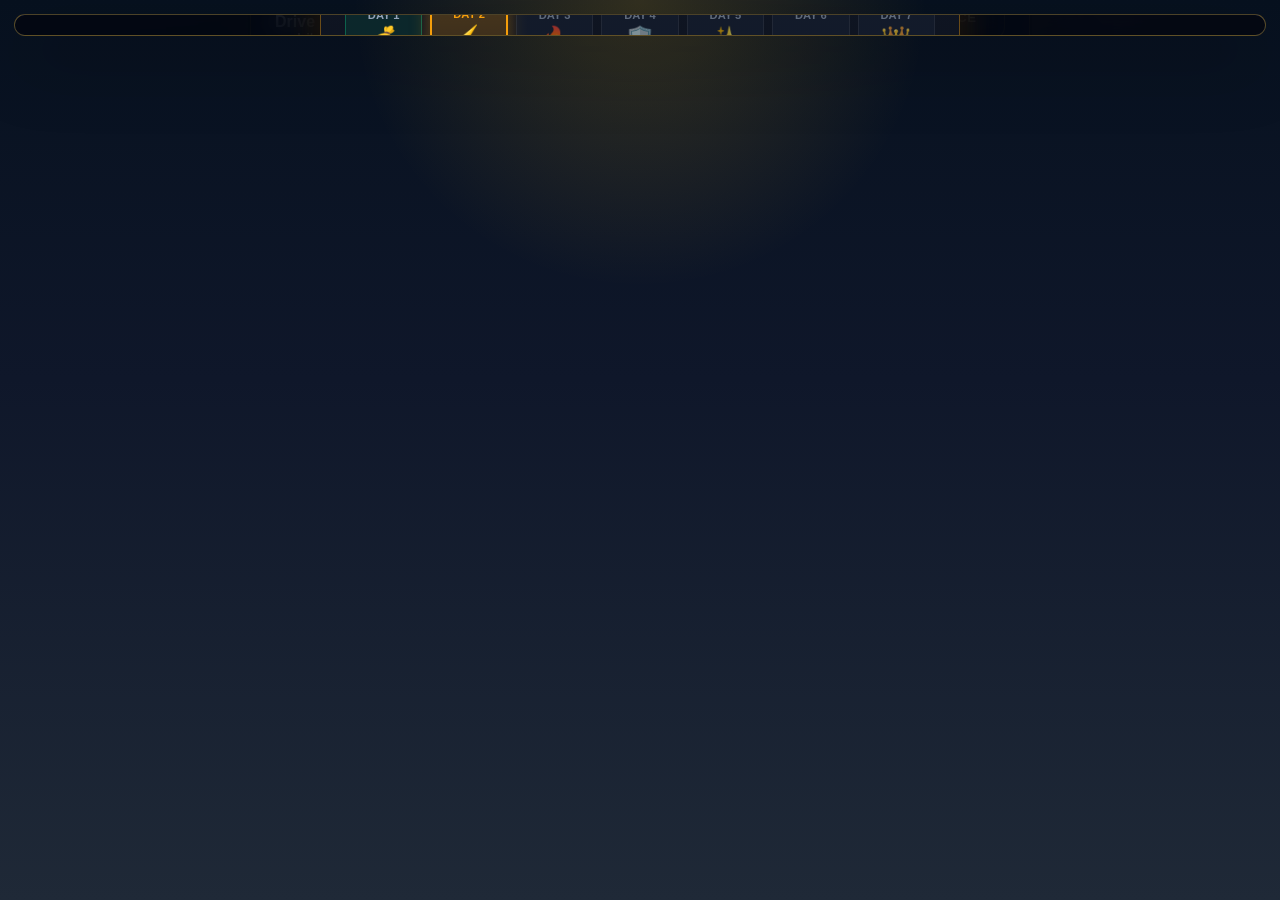
<file: index.html>
<!doctype html>
<html lang="en">
  <head>
    <meta charset="UTF-8" />
    <meta name="viewport" content="width=device-width, initial-scale=1.0, maximum-scale=1.0, user-scalable=no, viewport-fit=cover" />
    <meta name="theme-color" content="#07111f" />
    <meta name="application-name" content="Lahore Street Racer: 3D Traffic Chase" />
    <meta name="apple-mobile-web-app-capable" content="yes" />
    <meta name="apple-mobile-web-app-status-bar-style" content="black-translucent" />
    <meta name="apple-mobile-web-app-title" content="Lahore Street Racer: 3D Traffic Chase" />
    <link rel="icon" href="./icons/app-icon-192.png" type="image/png" />
    <link rel="apple-touch-icon" href="./icons/app-icon-512.png" />
    <link rel="manifest" href="./manifest.webmanifest" />
    <meta
      name="description"
      content="Race through Lahore-inspired 3D traffic, police pressure, premium cars, nitro boosts, and arcade chase stages."
    />
    <title>Lahore Street Racer: 3D Traffic Chase</title>
    <script type="module" crossorigin src="./assets/index-Dv0x1-1I.js"></script>
    <link rel="stylesheet" crossorigin href="./assets/index-DirIBjC8.css">
  </head>
  <body>
    <div id="app"></div>
  </body>
</html>
</file>
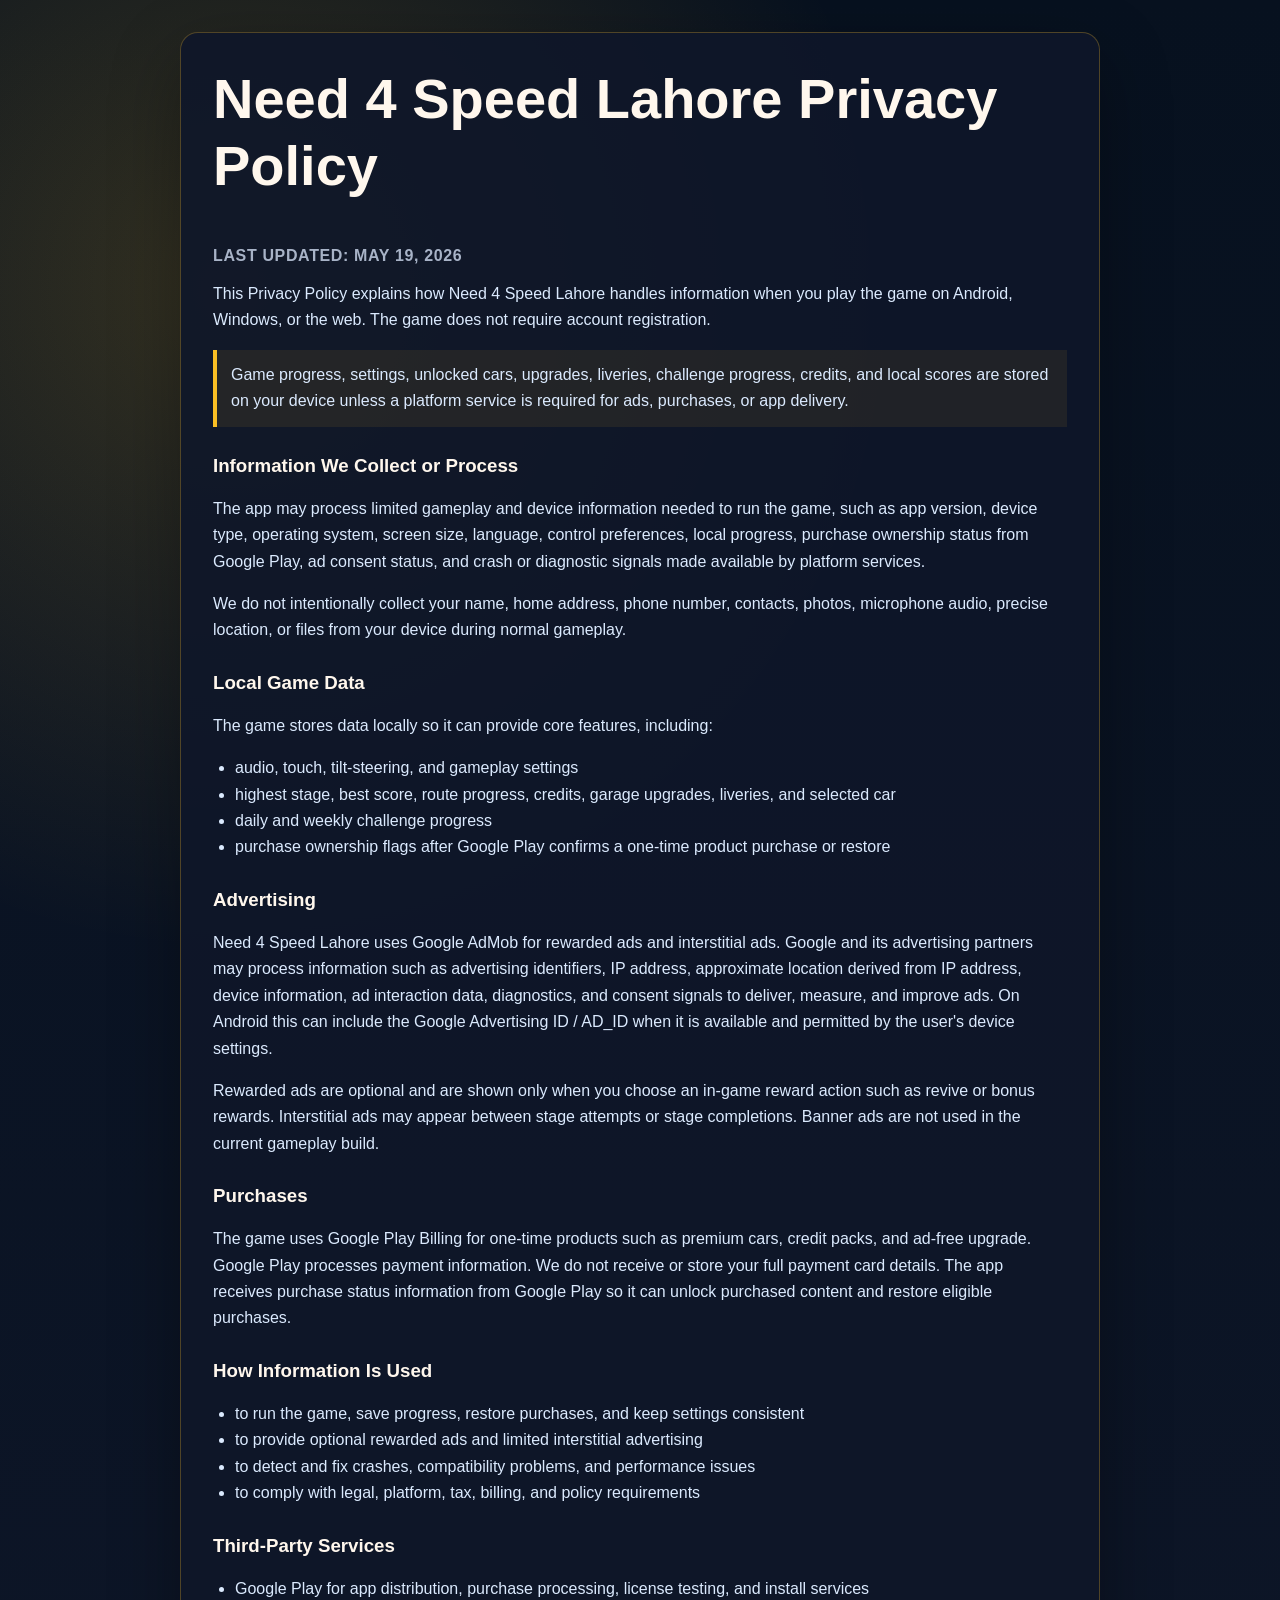
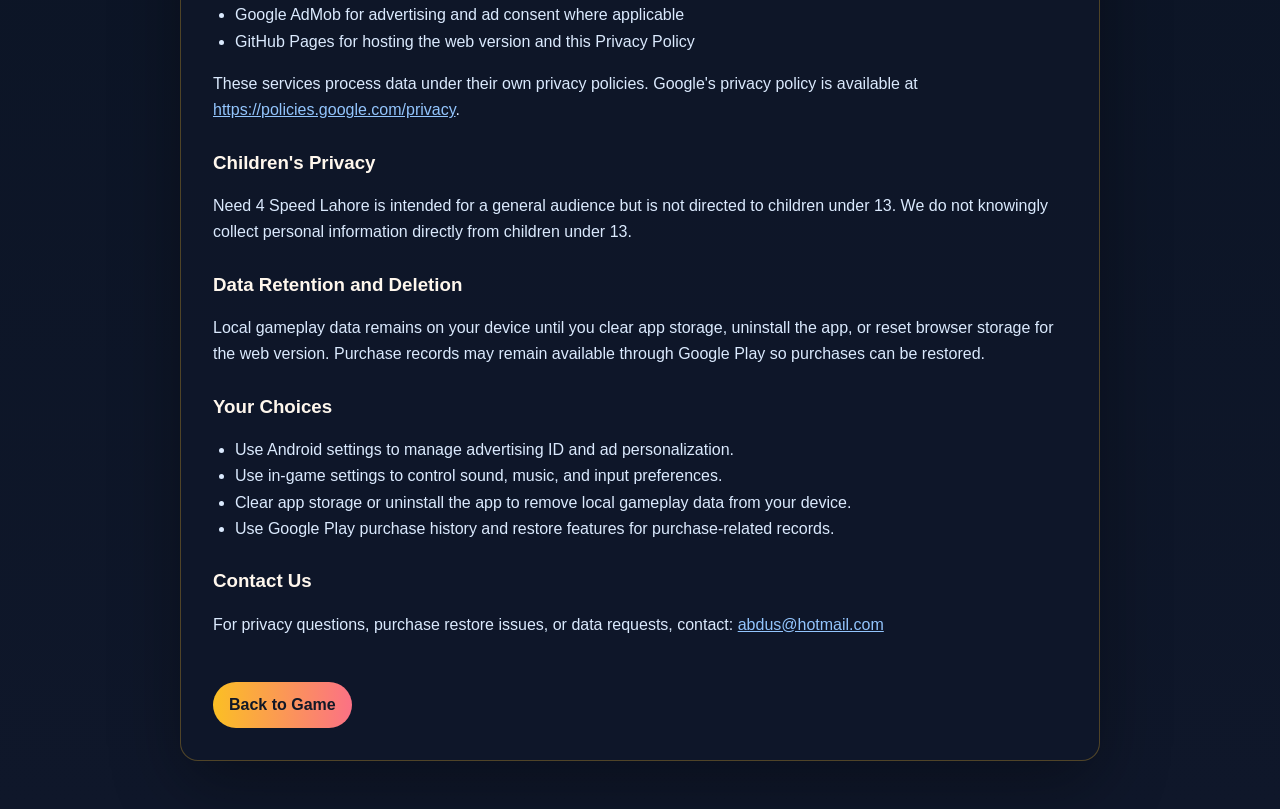
<file: privacy.html>
<!doctype html>
<html lang="en">
  <head>
    <meta charset="UTF-8" />
    <meta name="viewport" content="width=device-width, initial-scale=1.0" />
    <title>Need 4 Speed Lahore Privacy Policy</title>
    <style>
      :root {
        color-scheme: dark;
        --panel: rgba(15, 23, 42, 0.9);
        --line: rgba(251, 191, 36, 0.28);
        --text: #dbeafe;
        --muted: #a8b3c7;
        --title: #fff7ed;
        --accent: #fbbf24;
        --link: #93c5fd;
      }

      * {
        box-sizing: border-box;
      }

      body {
        margin: 0;
        font: 16px/1.65 Verdana, sans-serif;
        color: var(--text);
        background:
          radial-gradient(circle at 18% 12%, rgba(251, 191, 36, 0.18), transparent 28%),
          linear-gradient(180deg, #07111f 0%, #0f172a 100%);
      }

      main {
        width: min(920px, calc(100% - 32px));
        margin: 0 auto;
        padding: 32px 0 48px;
      }

      h1,
      h2,
      h3 {
        font-family: "Trebuchet MS", Verdana, sans-serif;
        color: var(--title);
        line-height: 1.2;
      }

      h1 {
        margin-top: 0;
        font-size: clamp(2rem, 5vw, 3.5rem);
      }

      h2 {
        color: var(--muted);
        font-size: 1rem;
        font-weight: 700;
        letter-spacing: 0.04em;
        text-transform: uppercase;
      }

      h3 {
        margin-top: 28px;
      }

      .card {
        border: 1px solid var(--line);
        border-radius: 18px;
        padding: clamp(20px, 4vw, 32px);
        background: var(--panel);
        box-shadow: 0 24px 70px rgba(0, 0, 0, 0.32);
      }

      p,
      li {
        color: var(--text);
      }

      a {
        color: var(--link);
      }

      ul {
        padding-left: 22px;
      }

      .note {
        border-left: 4px solid var(--accent);
        padding: 12px 14px;
        background: rgba(251, 191, 36, 0.08);
      }

      .button {
        display: inline-block;
        margin-top: 28px;
        padding: 10px 16px;
        border-radius: 999px;
        background: linear-gradient(90deg, #fbbf24, #fb7185);
        color: #111827;
        font-weight: 700;
        text-decoration: none;
      }
    </style>
  </head>
  <body>
    <main>
      <article class="card">
        <h1>Need 4 Speed Lahore Privacy Policy</h1>
        <h2>Last updated: May 19, 2026</h2>

        <p>
          This Privacy Policy explains how Need 4 Speed Lahore handles information when you play the game on Android,
          Windows, or the web. The game does not require account registration.
        </p>

        <p class="note">
          Game progress, settings, unlocked cars, upgrades, liveries, challenge progress, credits, and local scores are
          stored on your device unless a platform service is required for ads, purchases, or app delivery.
        </p>

        <h3>Information We Collect or Process</h3>
        <p>
          The app may process limited gameplay and device information needed to run the game, such as app version,
          device type, operating system, screen size, language, control preferences, local progress, purchase ownership
          status from Google Play, ad consent status, and crash or diagnostic signals made available by platform
          services.
        </p>
        <p>
          We do not intentionally collect your name, home address, phone number, contacts, photos, microphone audio,
          precise location, or files from your device during normal gameplay.
        </p>

        <h3>Local Game Data</h3>
        <p>The game stores data locally so it can provide core features, including:</p>
        <ul>
          <li>audio, touch, tilt-steering, and gameplay settings</li>
          <li>highest stage, best score, route progress, credits, garage upgrades, liveries, and selected car</li>
          <li>daily and weekly challenge progress</li>
          <li>purchase ownership flags after Google Play confirms a one-time product purchase or restore</li>
        </ul>

        <h3>Advertising</h3>
        <p>
          Need 4 Speed Lahore uses Google AdMob for rewarded ads and interstitial ads. Google and its advertising
          partners may process information such as advertising identifiers, IP address, approximate location derived
          from IP address, device information, ad interaction data, diagnostics, and consent signals to deliver,
          measure, and improve ads. On Android this can include the Google Advertising ID / AD_ID when it is available
          and permitted by the user's device settings.
        </p>
        <p>
          Rewarded ads are optional and are shown only when you choose an in-game reward action such as revive or bonus
          rewards. Interstitial ads may appear between stage attempts or stage completions. Banner ads are not used in
          the current gameplay build.
        </p>

        <h3>Purchases</h3>
        <p>
          The game uses Google Play Billing for one-time products such as premium cars, credit packs, and ad-free
          upgrade. Google Play processes payment information. We do not receive or store your full payment card
          details. The app receives purchase status information from Google Play so it can unlock purchased content and
          restore eligible purchases.
        </p>

        <h3>How Information Is Used</h3>
        <ul>
          <li>to run the game, save progress, restore purchases, and keep settings consistent</li>
          <li>to provide optional rewarded ads and limited interstitial advertising</li>
          <li>to detect and fix crashes, compatibility problems, and performance issues</li>
          <li>to comply with legal, platform, tax, billing, and policy requirements</li>
        </ul>

        <h3>Third-Party Services</h3>
        <ul>
          <li>Google Play for app distribution, purchase processing, license testing, and install services</li>
          <li>Google AdMob for advertising and ad consent where applicable</li>
          <li>GitHub Pages for hosting the web version and this Privacy Policy</li>
        </ul>
        <p>
          These services process data under their own privacy policies. Google's privacy policy is available at
          <a href="https://policies.google.com/privacy">https://policies.google.com/privacy</a>.
        </p>

        <h3>Children's Privacy</h3>
        <p>
          Need 4 Speed Lahore is intended for a general audience but is not directed to children under 13. We do not
          knowingly collect personal information directly from children under 13.
        </p>

        <h3>Data Retention and Deletion</h3>
        <p>
          Local gameplay data remains on your device until you clear app storage, uninstall the app, or reset browser
          storage for the web version. Purchase records may remain available through Google Play so purchases can be
          restored.
        </p>

        <h3>Your Choices</h3>
        <ul>
          <li>Use Android settings to manage advertising ID and ad personalization.</li>
          <li>Use in-game settings to control sound, music, and input preferences.</li>
          <li>Clear app storage or uninstall the app to remove local gameplay data from your device.</li>
          <li>Use Google Play purchase history and restore features for purchase-related records.</li>
        </ul>

        <h3>Contact Us</h3>
        <p>
          For privacy questions, purchase restore issues, or data requests, contact:
          <a href="mailto:abdus@hotmail.com">abdus@hotmail.com</a>
        </p>

        <a class="button" href="./">Back to Game</a>
      </article>
    </main>
  </body>
</html>
</file>
<file: assets/index-DirIBjC8.css>
:root{font-family:Verdana,Geneva,Tahoma,sans-serif;color:#f8fafc;background:radial-gradient(circle at top,rgba(251,191,36,.18),transparent 26%),linear-gradient(180deg,#07111f,#0f172a 42%,#1f2937);color-scheme:dark;font-synthesis:none;text-rendering:optimizeLegibility;-webkit-font-smoothing:antialiased;-moz-osx-font-smoothing:grayscale}*{box-sizing:border-box}.hidden,[hidden]{display:none!important}body{margin:0;min-height:100vh;overflow:hidden}body.touch-device{overscroll-behavior:none;touch-action:manipulation}body.touch-device.settings-open{overflow:hidden}body.touch-device,body.touch-device *{-webkit-touch-callout:none;-webkit-user-select:none;user-select:none}#app{height:100vh}.shell{width:min(1580px,calc(100% - 28px));margin:0 auto;height:100vh;padding:14px 0}.layout{display:grid;grid-template-columns:minmax(0,1fr);align-items:start;min-height:0;height:100%}.game-frame{border:1px solid rgba(251,191,36,.26);background:linear-gradient(180deg,#0f172ae0,#0f172ab8);box-shadow:0 24px 70px #0000004d;-webkit-backdrop-filter:blur(14px);backdrop-filter:blur(14px)}.game-frame{position:relative;overflow:hidden;border-radius:28px;padding:10px;height:100%;min-height:0;background:linear-gradient(180deg,#fbbf241f,#0f172aeb),#0f172ae6}#game-view,.settings-panel,.overlay{position:absolute;top:0;left:0;width:100%;height:100%}.weather-canvas{position:absolute;top:0;left:0;width:100%;height:100%;pointer-events:none;z-index:2}.impact-flash,.race-banner,.weather-banner,.radio-banner,.police-dispatch-banner,.top-actions,.touch-controls{z-index:3}#game-view{border-radius:18px;overflow:hidden;height:100%;min-height:0;background:linear-gradient(180deg,#8dc8ff,#b9e2ff 34%,#7eac54 35%,#7eac54)}.impact-flash{position:absolute;top:10px;right:10px;bottom:10px;left:10px;border-radius:18px;pointer-events:none;background:radial-gradient(circle at center,#ffd28c52,#ff494929 52%,#fff0 74%);opacity:0;transition:opacity .1s ease;z-index:6}.impact-flash.active{opacity:1}.impact-flash.hidden{display:none}.top-actions{position:absolute;top:18px;right:18px;display:flex;gap:8px;z-index:7}.race-banner{position:absolute;top:18px;left:50%;transform:translate(-50%);min-width:240px;padding:10px 16px;border-radius:18px;border:1px solid rgba(251,191,36,.25);background:#07111fcc;text-align:center;-webkit-backdrop-filter:blur(14px);backdrop-filter:blur(14px);z-index:7}.race-banner.hidden{display:none}.race-banner-kicker{margin:0;color:#93c5fd;font-size:.66rem;letter-spacing:.18em;text-transform:uppercase}.race-banner strong{display:block;margin-top:4px;color:#fff7ed;font-size:1.15rem}.race-banner span{display:block;margin-top:4px;color:#fbbf24;font-size:.78rem}.radio-banner{position:absolute;top:76px;left:50%;transform:translate(-50%) translateY(-8px) scale(.96);min-width:250px;max-width:90vw;padding:8px 16px;border-radius:16px;border:1px solid rgba(251,191,36,.4);background:linear-gradient(135deg,#181209e0,#0a1220eb);-webkit-backdrop-filter:blur(14px);backdrop-filter:blur(14px);box-shadow:0 8px 30px #00000073,0 0 16px #f59e0b33;z-index:7;opacity:0;transition:opacity .28s ease,transform .28s cubic-bezier(.16,1,.3,1);display:flex;align-items:center;gap:12px;pointer-events:none}.radio-banner.is-active{opacity:1;transform:translate(-50%) translateY(0) scale(1)}.radio-banner.hidden{display:none}.radio-banner-dial{display:flex;flex-direction:column;align-items:center;gap:2px;padding-right:10px;border-right:1px solid rgba(251,191,36,.25)}.radio-banner-dial strong{color:#fbbf24;font-family:ui-monospace,SFMono-Regular,Menlo,Monaco,Consolas,monospace;font-size:.96rem;font-weight:800;letter-spacing:.05em;text-shadow:0 0 10px rgba(251,191,36,.5)}.radio-live-badge{font-size:.56rem;font-weight:800;color:#4ade80;letter-spacing:.12em;text-transform:uppercase;animation:radioPulse 1.4s infinite ease-in-out}@keyframes radioPulse{0%,to{opacity:1;text-shadow:0 0 6px #22c55e}50%{opacity:.4;text-shadow:none}}.radio-banner-info{display:flex;flex-direction:column;text-align:left}.radio-banner-info strong{color:#fff7ed;font-size:.88rem;font-weight:700;letter-spacing:.02em}.radio-banner-info span{color:#94a3b8;font-size:.7rem;margin-top:2px}.police-dispatch-banner{position:absolute;top:132px;left:50%;transform:translate(-50%) translateY(-10px) scale(.96);min-width:270px;max-width:92vw;padding:10px 16px;border-radius:14px;border:1px solid rgba(239,68,68,.45);background:linear-gradient(135deg,#200a10eb,#091122f0);-webkit-backdrop-filter:blur(14px);backdrop-filter:blur(14px);box-shadow:0 8px 30px #00000080,0 0 20px #ef444440;z-index:7;opacity:0;transition:opacity .3s ease,transform .3s cubic-bezier(.16,1,.3,1);pointer-events:none}.police-dispatch-banner.is-active{opacity:1;transform:translate(-50%) translateY(0) scale(1)}.police-dispatch-banner.hidden{display:none}.dispatch-header{display:flex;align-items:center;gap:6px;font-size:.68rem;font-weight:800;color:#fca5a5;letter-spacing:.14em;text-transform:uppercase}.dispatch-tag{background:#dc2626;color:#fff;padding:1px 5px;border-radius:4px;font-size:.58rem;font-weight:900;margin-left:auto;box-shadow:0 0 8px #dc262699}#police-dispatch-message{margin:5px 0 0;color:#fef2f2;font-size:.8rem;font-weight:600;font-style:italic;line-height:1.35;text-shadow:0 1px 3px rgba(0,0,0,.6)}.radio-pill{border-color:#fbbf2459}.radio-pill #radio-button-label{font-size:.62rem;color:#fbbf24;font-family:ui-monospace,SFMono-Regular,Menlo,Monaco,Consolas,monospace}.weather-banner{position:absolute;top:76px;left:50%;transform:translate(-50%) translateY(-8px) scale(.96);min-width:250px;display:flex;flex-direction:column;align-items:center;gap:3px;padding:8px 18px;border-radius:999px;background:#081220e0;border:1px solid rgba(56,189,248,.45);box-shadow:0 0 24px #38bdf847,0 8px 32px #000000a6;backdrop-filter:blur(14px);-webkit-backdrop-filter:blur(14px);opacity:0;pointer-events:none;transition:opacity .32s ease,transform .32s cubic-bezier(.16,1,.3,1);z-index:9}.weather-banner.is-active{opacity:1;transform:translate(-50%) translateY(0) scale(1)}.weather-banner.hidden{display:none}.weather-banner-header{display:flex;align-items:center;gap:8px}.weather-banner-icon{font-size:1.15rem}#weather-banner-badge{color:#38bdf8;font-family:ui-monospace,SFMono-Regular,Menlo,Monaco,Consolas,monospace;font-size:.85rem;font-weight:800;letter-spacing:.08em;text-transform:uppercase}#weather-banner-desc{color:#cbd5e1;font-size:.72rem;font-weight:500;letter-spacing:.02em}.weather-pill{border-color:#38bdf866}.weather-pill #weather-button-label{font-size:.62rem;color:#38bdf8;font-family:ui-monospace,SFMono-Regular,Menlo,Monaco,Consolas,monospace}.streak-pill{border-color:#f9731673}.streak-pill #streak-button-label{font-size:.62rem;color:#fb923c;font-family:ui-monospace,SFMono-Regular,Menlo,Monaco,Consolas,monospace}.snatcher-action-btn{background:linear-gradient(135deg,#e11d48,#be123c);color:#fff;border:1px solid rgba(255,255,255,.25);padding:6px 12px;border-radius:999px;font-size:.8rem;font-weight:700;cursor:pointer;box-shadow:0 4px 12px #e11d4859;transition:transform .15s ease,background .15s ease}.snatcher-action-btn:hover{background:linear-gradient(135deg,#f43f5e,#e11d48);transform:translateY(-1px)}.snatcher-action-btn:active{transform:translateY(1px) scale(.98)}.settings-select{background:#0f172a;color:#f8fafc;border:1px solid rgba(255,255,255,.18);border-radius:8px;padding:6px 10px;font:inherit;font-size:.8rem;outline:none;cursor:pointer}.settings-select:focus{border-color:#fbbf24}.settings-slider-row{display:flex;flex-direction:column;gap:6px;align-items:stretch!important}.slider-control{display:flex;align-items:center;gap:12px;width:100%}.settings-range{flex:1;height:6px;border-radius:999px;background:#ffffff2e;outline:none;-webkit-appearance:none;cursor:pointer}.settings-range::-webkit-slider-thumb{-webkit-appearance:none;width:18px;height:18px;border-radius:50%;background:#fbbf24;box-shadow:0 0 10px #fbbf2499;cursor:pointer;border:2px solid #0f172a}.settings-range::-moz-range-thumb{width:18px;height:18px;border-radius:50%;background:#fbbf24;box-shadow:0 0 10px #fbbf2499;cursor:pointer;border:2px solid #0f172a}.slider-val{min-width:42px;font-family:ui-monospace,SFMono-Regular,Menlo,Monaco,Consolas,monospace;font-size:.8rem;font-weight:700;color:#fbbf24;text-align:right}.icon-button{border:1px solid rgba(255,255,255,.12);border-radius:999px;padding:10px 14px;color:#f8fafc;background:#07111fc2;font:inherit;font-weight:700}.icon-pill{min-width:42px;min-height:42px;display:inline-flex;align-items:center;justify-content:center;padding:0}.icon-stack{flex-direction:column;gap:2px}.icon-glyph{font-size:.82rem;letter-spacing:.04em}.icon-label{font-size:.54rem;line-height:1;letter-spacing:.03em}.icon-button.primary{color:#111827;background:linear-gradient(90deg,#fbbf24,#fb7185);border-color:transparent}#game-view canvas{display:block;width:100%;height:100%}.hud{position:absolute;top:0;right:0;bottom:0;left:0;pointer-events:none;z-index:5}.hud-top{position:absolute;top:16px;left:50%;transform:translate(-50%);display:flex;flex-direction:row;gap:8px;background:#07111fc2;-webkit-backdrop-filter:blur(14px);backdrop-filter:blur(14px);border:1px solid rgba(255,247,237,.16);border-radius:14px;padding:6px 14px;box-shadow:0 8px 24px #00000073;margin-bottom:0}.stat-block,.track-card,.meters,.tip{border:1px solid rgba(255,247,237,.15);background:#07111fb8;-webkit-backdrop-filter:blur(14px);backdrop-filter:blur(14px)}.stat-block{border:none;background:transparent;-webkit-backdrop-filter:none;backdrop-filter:none;border-radius:8px;padding:3px 8px;text-align:center;min-width:62px}.stat-block span,.meters label{display:block;color:#93c5fd;font-size:.76rem;text-transform:uppercase;letter-spacing:.12em}.stat-block strong{display:block;margin-top:2px;color:#fff7ed;font-size:.95rem;font-weight:700}.speed-readout{display:flex;align-items:center;justify-content:center;gap:5px}.gear-badge{display:inline-block;font-size:.7rem;font-weight:800;letter-spacing:.04em;padding:1px 5px;border-radius:4px;background:#0ea5e938;border:1px solid rgba(56,189,248,.45);color:#38bdf8;text-transform:uppercase;transition:background .14s ease,color .14s ease,border-color .14s ease,transform .12s ease}.gear-badge.redline{background:#ef444461;border-color:#ef4444;color:#fca5a5;box-shadow:0 0 10px #ef4444a6;animation:redline-pulse .18s infinite alternate ease-in-out}.gear-badge.shift-pop{transform:scale(1.24)}@keyframes redline-pulse{0%{transform:scale(1);filter:brightness(1)}to{transform:scale(1.12);filter:brightness(1.35)}}.track-card{position:absolute;top:16px;left:16px;border-radius:14px;padding:10px 14px;display:grid;grid-template-columns:minmax(0,1fr) 72px;gap:10px;align-items:center}.track-card-copy span,.overlay-track-copy span{display:block;color:#93c5fd;font-size:.72rem;text-transform:uppercase;letter-spacing:.16em}.track-card-copy strong,.overlay-track-copy strong{display:block;margin-top:4px;color:#fff7ed;font-size:.96rem}.track-card-copy em,.overlay-track-copy em{display:block;margin-top:4px;color:#fef3c7;font-style:normal;font-size:.78rem}.track-map,.overlay-track-map{width:72px;height:72px}.track-svg{width:100%;height:100%;display:block}.meters{position:absolute;bottom:18px;right:18px;width:min(320px,calc(100% - 36px));border-radius:16px;padding:12px 14px;margin-top:0;display:grid;grid-template-columns:repeat(2,minmax(0,1fr));gap:8px 12px;box-shadow:0 10px 30px #00000080}.meters label{margin-bottom:6px}.meters em{float:right;color:#fef3c7;font-style:normal}.meter-card{min-width:0}.meter{width:100%;height:10px;border-radius:999px;overflow:hidden;background:#ffffff14}.fill{height:100%;width:100%;border-radius:inherit;transition:width .12s linear}.health{background:linear-gradient(90deg,#ef4444,#f87171)}.fuel{background:linear-gradient(90deg,#f59e0b,#fbbf24)}.nitro{background:linear-gradient(90deg,#0ea5e9,#38bdf8)}.progress{background:linear-gradient(90deg,#22c55e,#86efac)}.tip{position:absolute;top:74px;left:50%;transform:translate(-50%);border-radius:999px;padding:6px 18px;background:#d84315eb;color:#fff;font-weight:700;font-size:.85rem;letter-spacing:.04em;border:1px solid rgba(255,255,255,.35);box-shadow:0 4px 18px #d8431573;white-space:nowrap}.overlay{position:absolute;top:0;right:0;bottom:0;left:0;display:grid;place-items:center;background:linear-gradient(180deg,#07111f80,#07111feb);backdrop-filter:blur(12px);-webkit-backdrop-filter:blur(12px);transition:opacity .18s ease;z-index:100;overflow-y:auto;-webkit-overflow-scrolling:touch;padding:env(safe-area-inset-top,12px) env(safe-area-inset-right,16px) env(safe-area-inset-bottom,12px) env(safe-area-inset-left,16px)}body.overlay-active .top-actions,body.overlay-active .hud,body.overlay-active .touch-controls,body.overlay-active .race-banner,body.overlay-active .weather-banner,body.overlay-active .radio-banner,body.overlay-active .police-dispatch-banner,body.overlay-active .daily-badge,body.overlay-active .combo-display,.game-frame:has(#overlay:not(.hidden)) .top-actions,.game-frame:has(#overlay:not(.hidden)) .hud,.game-frame:has(#overlay:not(.hidden)) .touch-controls,.game-frame:has(#overlay:not(.hidden)) .race-banner,.game-frame:has(#overlay:not(.hidden)) .weather-banner,.game-frame:has(#overlay:not(.hidden)) .radio-banner,.game-frame:has(#overlay:not(.hidden)) .police-dispatch-banner,.game-frame:has(#overlay:not(.hidden)) .daily-badge,.game-frame:has(#overlay:not(.hidden)) .combo-display{display:none!important;visibility:hidden!important;pointer-events:none!important}.overlay-art{position:absolute;top:0;right:0;bottom:0;left:0;width:100%;height:100%;object-fit:cover;opacity:.35;filter:saturate(1.05) contrast(1.02);pointer-events:none}.overlay.hidden{display:none!important;opacity:0;pointer-events:none;visibility:hidden}.overlay-card{position:relative;width:min(94%,780px);max-height:92vh;overflow-y:auto;-webkit-overflow-scrolling:touch;border-radius:24px;padding:20px 24px;text-align:center;border:1px solid rgba(251,191,36,.4);background:linear-gradient(180deg,#07111ff0,#0f172af7);box-shadow:0 24px 70px #000000a6,0 0 30px #fbbf241f;z-index:101;pointer-events:auto}.overlay-grid-layout{display:grid;grid-template-columns:1.12fr .88fr;gap:16px 20px;align-items:center;text-align:left}.overlay-column-info{display:flex;flex-direction:column;gap:4px;min-width:0}.overlay-column-actions{display:flex;flex-direction:column;gap:8px;justify-content:center;min-width:0}.overlay-kicker{margin:0 0 4px;color:#fbbf24;text-transform:uppercase;letter-spacing:.22em;font-size:.74rem;font-weight:700}.overlay-card h2{margin:0;font-family:Trebuchet MS,sans-serif;font-size:clamp(1.4rem,3.2vw,2.4rem);line-height:1.15;color:#fff7ed;text-transform:uppercase;text-shadow:0 2px 12px rgba(0,0,0,.5)}.overlay-card p{margin:6px 0 0;color:#cbd5e1;font-size:.8rem;line-height:1.45}.overlay-track{margin-top:10px;padding:10px 12px;border-radius:14px;display:grid;grid-template-columns:minmax(0,1fr) 96px;gap:10px;align-items:center;border:1px solid rgba(255,247,237,.12);background:#0f172a8c;text-align:left}.overlay-weather-teaser{display:flex;align-items:center;gap:10px;margin-top:8px;padding:6px 12px;border-radius:12px;background:#0ea5e91f;border:1px solid rgba(56,189,248,.32);box-shadow:0 4px 16px #0000004d}.overlay-weather-teaser .teaser-icon{font-size:1.4rem;flex-shrink:0}.overlay-weather-teaser .teaser-info{display:flex;flex-direction:column;text-align:left}.overlay-weather-teaser strong{color:#38bdf8;font-size:.8rem;font-weight:700;letter-spacing:.03em}.overlay-weather-teaser span{color:#cbd5e1;font-size:.7rem;margin-top:1px}.overlay-career-map{display:none!important}#overlay-button{display:block;width:100%;min-height:52px;padding:12px 20px;margin-top:6px;border-radius:14px;border:1px solid rgba(255,255,255,.25);background:linear-gradient(135deg,#fbbf24,#f59e0b,#d97706);color:#090e17;font-family:Trebuchet MS,sans-serif;font-size:1.15rem;font-weight:900;letter-spacing:.06em;text-transform:uppercase;cursor:pointer;touch-action:manipulation;pointer-events:auto;box-shadow:0 4px 20px #fbbf2480,0 2px 6px #00000059;transition:transform .12s ease,filter .12s ease,box-shadow .12s ease;-webkit-tap-highlight-color:transparent}#overlay-button:hover{filter:brightness(1.1);transform:translateY(-1px);box-shadow:0 6px 26px #fbbf24a6}#overlay-button:active{transform:scale(.97);filter:brightness(.94)}.overlay-mode-actions{display:flex;gap:8px;width:100%;margin-top:4px}.overlay-mode-actions button{flex:1;min-height:44px;padding:10px 12px;border-radius:12px;border:1px solid rgba(251,191,36,.35);background:linear-gradient(135deg,#1e293bf2,#0f172afa);color:#f8fafc;font-family:inherit;font-size:.82rem;font-weight:700;letter-spacing:.04em;text-transform:uppercase;cursor:pointer;touch-action:manipulation;pointer-events:auto;box-shadow:0 4px 14px #0000004d;transition:all .15s ease;-webkit-tap-highlight-color:transparent}.overlay-mode-actions button:hover{border-color:#fbbf24;background:linear-gradient(135deg,#334155f2,#1e293bfa);color:#fff7ed}.overlay-mode-actions button:active{transform:scale(.97)}.overlay-corner-settings{position:absolute!important;top:14px!important;right:14px!important;margin-top:0!important;width:42px;height:42px;border-radius:999px;border:1px solid rgba(251,191,36,.45);background:#0f172ad9;color:#fbbf24;font-size:1.25rem;display:inline-flex;align-items:center;justify-content:center;cursor:pointer;touch-action:manipulation;pointer-events:auto;box-shadow:0 4px 14px #00000073,0 0 12px #fbbf2433;transition:all .2s cubic-bezier(.16,1,.3,1);z-index:10;-webkit-backdrop-filter:blur(8px);backdrop-filter:blur(8px);-webkit-tap-highlight-color:transparent}.overlay-corner-settings:hover{background:#fbbf2440;border-color:#fbbf24;color:#fff7ed;transform:scale(1.08) rotate(45deg);box-shadow:0 6px 18px #00000080,0 0 18px #fbbf2466}.overlay-corner-settings:active{transform:scale(.94)}.overlay-settings-btn{display:inline-flex;align-items:center;justify-content:center;gap:8px;width:100%;min-height:42px;margin-top:4px!important;padding:10px 18px;border-radius:12px;border:1px solid rgba(251,191,36,.4);background:linear-gradient(135deg,#0f172af0,#1e293bf5);color:#f8fafc;font-family:inherit;font-size:.88rem;font-weight:700;letter-spacing:.04em;cursor:pointer;touch-action:manipulation;pointer-events:auto;box-shadow:0 4px 18px #0006,0 0 14px #fbbf2426;transition:all .18s ease;-webkit-tap-highlight-color:transparent}.overlay-settings-btn:hover{background:linear-gradient(135deg,#fbbf2438,#1e293bfa);border-color:#fbbf24bf;color:#fff7ed;box-shadow:0 6px 22px #fbbf2447;transform:translateY(-1px)}.overlay-settings-btn:active{transform:translateY(1px);filter:brightness(.92)}@media (max-width: 580px) and (orientation: portrait){.overlay-grid-layout{display:flex;flex-direction:column;gap:10px;text-align:center}.overlay-card h2{font-size:1.6rem}}.settings-panel{position:absolute;top:0;right:0;bottom:0;left:0;display:grid;place-items:center;background:#07111fe0;backdrop-filter:blur(14px);-webkit-backdrop-filter:blur(14px);z-index:200!important;padding:12px;overflow-y:auto;overscroll-behavior:contain;-webkit-overflow-scrolling:touch;touch-action:pan-y;cursor:pointer;pointer-events:auto}.settings-panel.hidden{display:none!important;pointer-events:none!important}.settings-card{width:min(92%,420px);max-height:calc(100vh - env(safe-area-inset-top,0px) - env(safe-area-inset-bottom,0px) - 24px);border-radius:24px;padding:22px;border:1px solid rgba(251,191,36,.28);background:linear-gradient(180deg,#07111ff0,#0f172af5);overflow-y:auto;overscroll-behavior:contain;-webkit-overflow-scrolling:touch;touch-action:pan-y;pointer-events:auto;cursor:default;position:relative;z-index:201}.settings-header{position:sticky;top:-22px;display:flex;align-items:center;justify-content:space-between;gap:12px;margin:-22px -22px 18px;padding:16px 22px;background:#0b1424f5;border-bottom:1px solid rgba(251,191,36,.22);border-radius:24px 24px 0 0;-webkit-backdrop-filter:blur(14px);backdrop-filter:blur(14px);box-shadow:0 4px 20px #00000059;z-index:20}.settings-card h2{margin:0;color:#fff7ed;font-family:Trebuchet MS,sans-serif;font-size:1.25rem}.settings-resume-button{flex:0 0 auto}.settings-row{display:flex;justify-content:space-between;align-items:center;padding:10px 0;color:#dbeafe}.settings-meta{margin-top:10px;padding-top:10px;border-top:1px solid rgba(255,255,255,.08);color:#cbd5e1}.settings-meta p{margin:0 0 8px}.garage-panel{margin-top:14px;padding-top:14px;border-top:1px solid rgba(255,255,255,.08)}.garage-tabs{display:grid;grid-template-columns:repeat(4,1fr);gap:6px;margin-bottom:12px}.garage-tab{border:1px solid rgba(255,255,255,.12);border-radius:12px;padding:8px 6px;background:#0f172ab8;color:#cbd5e1;font:inherit;font-size:.78rem;font-weight:700}.garage-tab.is-active{background:linear-gradient(90deg,#fbbf2438,#fb71852e);border-color:#fbbf2466;color:#fff7ed}.garage-tab-panel{display:none}.garage-tab-panel.is-active{display:block}.garage-summary h3,.garage-upgrades h3{margin:0 0 6px;color:#fff7ed;font-size:.95rem}.garage-summary p{margin:0 0 12px;color:#cbd5e1}.garage-list,#garage-upgrades{display:grid;gap:8px}.garage-list{margin-bottom:14px}.garage-section{display:grid;gap:8px}.garage-section h4{margin:0;color:#fef3c7;font-size:.82rem;text-transform:uppercase;letter-spacing:.12em}.garage-premium-note{margin:0;color:#fbbf24;font-size:.76rem}.garage-grid{display:grid;gap:8px}.garage-car{width:100%;text-align:left;border:1px solid rgba(255,247,237,.14);border-radius:14px;padding:10px 12px;background:#0f172ab8;color:#e2e8f0;font:inherit}.garage-car strong,.upgrade-row strong{display:block;color:#fff7ed}.garage-car span,.upgrade-row span{display:block;margin-top:4px;color:#93c5fd;font-size:.78rem}.garage-car.selected{border-color:#fbbf2480;background:#49320c5c}.garage-car.locked{opacity:.6}.garage-car.premium{border-color:#fbbf2447;background:linear-gradient(180deg,#2c190885,#0f172abd)}.garage-badge{display:inline-flex;align-items:center;align-self:flex-start;margin-bottom:4px;padding:4px 9px;border-radius:999px;background:linear-gradient(90deg,#fbbf2438,#f973163d);border:1px solid rgba(251,191,36,.34);color:#fde68a;font-size:.68rem;font-weight:800;letter-spacing:.08em;text-transform:uppercase}.garage-car-actions{display:flex;justify-content:flex-end;margin-top:8px}.upgrade-row{display:flex;align-items:center;justify-content:space-between;gap:12px;border:1px solid rgba(255,247,237,.12);border-radius:14px;padding:10px 12px;background:#0f172a9e}.upgrade-row .icon-button{min-width:88px}.settings-actions{display:flex;align-items:center;justify-content:flex-start;gap:12px;flex-wrap:wrap;margin-top:14px}.text-link{color:#93c5fd;font-weight:700;text-decoration:none}.text-link:hover{text-decoration:underline}.settings-actions .icon-button{margin-left:auto}.settings-actions{justify-content:space-between}.touch-controls{position:absolute;inset:auto 14px 14px;display:none;justify-content:space-between;align-items:end;pointer-events:none;z-index:7}.touch-cluster{display:flex;gap:10px;pointer-events:auto}.touch-btn{min-width:72px;min-height:72px;border:1px solid rgba(255,255,255,.14);border-radius:22px;color:#f8fafc;background:#07111fb8;font:inherit;font-weight:700}.pedal{display:flex;flex-direction:column;align-items:center;justify-content:center;gap:4px}.pedal-icon{display:inline-flex;align-items:center;justify-content:center;width:24px;height:24px;border-radius:999px;background:#ffffff1a;font-size:.8rem;font-weight:900}.pedal-label{font-size:.82rem;letter-spacing:.02em}.touch-btn.accent{background:#0ea5e9c7}.touch-btn.throttle{background:linear-gradient(135deg,#10b981db,#059669e0);border-color:#6ee7b78c;box-shadow:0 0 18px #10b98159}.touch-btn.nitro{background:#f59e0bc7}@media (max-width: 1340px){#app,.shell{height:100%;min-height:100vh}.layout{grid-template-columns:1fr;height:100%}#game-view{width:100%;height:100%}}body.touch-device{width:100vw!important;height:100vh!important;overflow:hidden!important;position:fixed!important;top:0!important;right:0!important;bottom:0!important;left:0!important}body.touch-device #app,body.touch-device .shell,body.touch-device .layout,body.touch-device .game-frame,body.touch-device #game-view{width:100%!important;height:100%!important;max-width:100%!important;max-height:100%!important;padding:0!important;margin:0!important;border:0!important;border-radius:0!important;box-shadow:none!important;aspect-ratio:auto!important}@media (max-width: 760px){.shell{width:100%;padding:0}.game-frame{border-radius:0;border:0;padding:0;box-shadow:none;background:#0f172a}.hud{top:calc(env(safe-area-inset-top,0px) + 92px);left:8px;right:118px;bottom:auto;width:auto;gap:3px}.hud-top{grid-template-columns:repeat(5,minmax(0,1fr));gap:3px}.top-actions{left:auto;right:8px;top:calc(env(safe-area-inset-top,0px) + 92px);gap:5px;justify-content:flex-end}.race-banner{top:calc(env(safe-area-inset-top,0px) + 10px);min-width:190px;padding:8px 12px}.radio-banner{top:calc(env(safe-area-inset-top,0px) + 52px);min-width:180px;padding:6px 12px}.weather-banner{top:calc(env(safe-area-inset-top,0px) + 52px);min-width:180px;padding:6px 14px}.police-dispatch-banner{top:calc(env(safe-area-inset-top,0px) + 98px);min-width:200px;padding:6px 12px}body.touch-device.banner-visible .race-banner{top:calc(env(safe-area-inset-top,0px) + 74px)}body.touch-device.banner-visible .weather-banner,body.touch-device.banner-visible .radio-banner{top:calc(env(safe-area-inset-top,0px) + 116px)}body.touch-device.banner-visible .police-dispatch-banner{top:calc(env(safe-area-inset-top,0px) + 158px)}body.touch-device.banner-visible .hud,body.touch-device.banner-visible .top-actions{top:calc(env(safe-area-inset-top,0px) + 156px)}body.touch-device.banner-visible .settings-panel{padding-top:calc(env(safe-area-inset-top,0px) + 64px);align-items:start}body.touch-device.banner-visible .settings-card{max-height:calc(100vh - env(safe-area-inset-top,0px) - env(safe-area-inset-bottom,0px) - 88px);margin:0 auto}.race-banner strong{font-size:.86rem}.race-banner span{font-size:.62rem}.icon-button{min-height:32px;padding:5px 10px;font-size:.68rem;letter-spacing:.02em}.icon-pill{min-width:46px;min-height:46px;padding:0}.icon-glyph{font-size:.88rem}.icon-label{font-size:.5rem}.stat-block{border-radius:7px;padding:3px 5px}.stat-block span,.meters label{font-size:.38rem;letter-spacing:.08em}.stat-block strong{margin-top:1px;font-size:.56rem}.meters{border-radius:9px;padding:5px 6px;gap:3px 6px}.track-card{display:none}.track-card-copy em{margin-top:3px;font-size:.54rem}.track-map{width:64px;height:64px}.meter{height:5px}.meter-card label{margin-bottom:4px}.tip{border-radius:8px;padding:4px 7px;font-size:.54rem;line-height:1.15;opacity:.88}body.touch-device .touch-controls{display:flex;position:absolute;left:calc(env(safe-area-inset-left,0px) + 16px);right:calc(env(safe-area-inset-right,0px) + 16px);bottom:calc(env(safe-area-inset-bottom,0px) + 12px);justify-content:space-between;align-items:flex-end;pointer-events:none;z-index:25}.touch-cluster{gap:8px;pointer-events:auto}.touch-left,.touch-right{width:auto}.touch-btn{min-width:96px;min-height:56px;width:auto;padding:8px 16px;flex:none;border-radius:16px;font-size:.76rem;font-weight:800;letter-spacing:.04em;border:1px solid rgba(255,255,255,.15);background:linear-gradient(180deg,#111827eb,#0f172ad9);box-shadow:0 8px 24px #00000059;touch-action:none;cursor:pointer;-webkit-tap-highlight-color:transparent}.pedal{gap:2px}.pedal-icon{width:18px;height:18px;font-size:.62rem}.pedal-label{font-size:.64rem}.touch-btn.is-pressed,.touch-btn:active{transform:translateY(1px) scale(.98);filter:brightness(1.08)}.touch-btn[data-touch=brake]{background:linear-gradient(180deg,#1f2937f2,#111827e6);border-color:#ef44444d}.touch-btn[data-touch=nitro]{min-width:104px;background:linear-gradient(180deg,#f59e0bf5,#d97706e6);color:#0b1329;border-color:#fbbf2466;box-shadow:0 8px 24px #f59e0b4d}body.touch-device .meters{position:absolute;bottom:calc(env(safe-area-inset-bottom,0px) + 78px);right:calc(env(safe-area-inset-right,0px) + 16px);width:150px;grid-template-columns:1fr;gap:3px;padding:5px 8px;border-radius:10px;pointer-events:none;z-index:20}.settings-actions .icon-button{margin-left:0;width:100%}.settings-header{flex-direction:row;align-items:center;justify-content:space-between;top:-16px;margin:-16px -16px 14px;padding:12px 16px}.settings-panel{place-items:start center;padding-top:calc(env(safe-area-inset-top,0px) + 10px);padding-bottom:calc(env(safe-area-inset-bottom,0px) + 10px);padding-left:8px;padding-right:8px}.settings-card{width:min(100%,420px);max-height:calc(100vh - env(safe-area-inset-top,0px) - env(safe-area-inset-bottom,0px) - 20px);padding:16px}.settings-resume-button{width:auto;min-width:84px;padding:7px 14px;font-size:.78rem}.overlay-track{grid-template-columns:1fr;text-align:center}.overlay-track-map{justify-self:center}.garage-car,.upgrade-row{padding:8px 10px;border-radius:12px}.garage-car span,.upgrade-row span{font-size:.66rem}.upgrade-row .icon-button{min-width:72px;min-height:30px}}@media (max-width: 760px) and (orientation: portrait){body.touch-device,body.touch-device #app,body.touch-device .shell,body.touch-device .layout,body.touch-device .game-frame,body.touch-device #game-view{height:100vh;min-height:100vh}}@media (max-width: 420px) and (orientation: portrait){.hud{top:calc(env(safe-area-inset-top,0px) + 86px);left:6px;right:110px;bottom:auto;gap:3px}.hud-top{gap:2px}.top-actions{left:auto;right:6px;top:calc(env(safe-area-inset-top,0px) + 86px);gap:4px}.race-banner{min-width:170px;padding:7px 10px}.radio-banner{top:calc(env(safe-area-inset-top,0px) + 48px);min-width:160px;padding:5px 10px}.weather-banner{top:calc(env(safe-area-inset-top,0px) + 48px);min-width:160px;padding:5px 12px}.police-dispatch-banner{top:calc(env(safe-area-inset-top,0px) + 90px);min-width:180px;padding:5px 10px}body.touch-device.banner-visible .race-banner{top:calc(env(safe-area-inset-top,0px) + 70px)}body.touch-device.banner-visible .weather-banner,body.touch-device.banner-visible .radio-banner{top:calc(env(safe-area-inset-top,0px) + 110px)}body.touch-device.banner-visible .police-dispatch-banner,body.touch-device.banner-visible .hud,body.touch-device.banner-visible .top-actions{top:calc(env(safe-area-inset-top,0px) + 150px)}body.touch-device.banner-visible .settings-panel{padding-top:calc(env(safe-area-inset-top,0px) + 60px);align-items:start}body.touch-device.banner-visible .settings-card{max-height:calc(100vh - env(safe-area-inset-top,0px) - env(safe-area-inset-bottom,0px) - 84px);margin:0 auto}.race-banner-kicker{font-size:.48rem}.race-banner strong{font-size:.72rem}.race-banner span{font-size:.54rem}.icon-button{min-height:28px;padding:4px 8px;font-size:.62rem}.icon-pill{min-width:48px;min-height:48px}.icon-glyph{font-size:.92rem}.icon-label{font-size:.5rem}.stat-block{padding:3px 4px;border-radius:6px}.stat-block span,.meters label{font-size:.36rem;letter-spacing:.07em}.stat-block strong{font-size:.52rem}.meters{padding:4px 5px;border-radius:8px;gap:3px 5px}.meter{height:4px}.meter-card label{margin-bottom:3px}.tip{padding:4px 6px;font-size:.5rem}body.touch-device .touch-controls{left:6px;right:6px;bottom:calc(env(safe-area-inset-bottom,0px) + 6px);gap:4px}.touch-cluster{gap:4px}.touch-left,.touch-right{width:auto}.touch-btn{width:120px;min-height:44px;border-radius:14px 14px 10px 10px;font-size:.62rem}.touch-btn[data-touch=nitro]{width:140px}.pedal-icon{width:16px;height:16px;font-size:.56rem}.pedal-label{font-size:.56rem}}.speed-vignette{position:absolute;top:0;right:0;bottom:0;left:0;pointer-events:none;z-index:4;opacity:0;background:radial-gradient(ellipse at center,transparent 40%,rgba(0,0,0,.68) 94%),radial-gradient(circle at center,transparent 45%,rgba(56,189,248,.08) 78%,rgba(2,132,199,.16) 100%);transition:opacity .12s ease}.combo-display{position:absolute;top:50%;left:50%;transform:translate(-50%,-50%);z-index:10;font-size:1.5rem;font-weight:900;letter-spacing:.04em;text-shadow:0 0 16px currentColor,0 2px 8px rgba(0,0,0,.8);pointer-events:none;animation:combo-pop .18s ease-out;padding:6px 16px;border-radius:8px;background:#00000073}.combo-display.hidden,.combo-display:empty{display:none!important}.combo-display.combo-level-2{color:#fbbf24}.combo-display.combo-level-3{color:#fb923c;font-size:1.8rem}.combo-display.combo-level-4{color:#f43f5e;font-size:2.2rem}@keyframes combo-pop{0%{transform:translate(-50%,-50%) scale(.7);opacity:.4}60%{transform:translate(-50%,-50%) scale(1.12);opacity:1}to{transform:translate(-50%,-50%) scale(1);opacity:1}}.daily-badge{position:absolute;top:calc(env(safe-area-inset-top,0px) + 58px);right:calc(env(safe-area-inset-right,0px) + 14px);z-index:15;font-size:.62rem;color:#a3e635;background:#000000a6;border:1px solid rgba(163,230,53,.35);border-radius:6px;padding:3px 8px;pointer-events:none;max-width:160px;text-align:right}.daily-badge.hidden,.daily-badge:empty{display:none!important}.daily-badge .daily-done{color:#4ade80}.revive-btn{display:block;width:100%;margin-top:10px;padding:12px 20px;font-size:.9rem;font-weight:700;color:#0f172a;background:linear-gradient(135deg,#fbbf24,#f59e0b);border:none;border-radius:8px;cursor:pointer;letter-spacing:.03em;box-shadow:0 0 18px #fbbf2473;transition:filter .15s,transform .15s}.revive-btn:hover{filter:brightness(1.12)}.revive-btn:active{filter:brightness(.9);transform:scale(.98)}#double-reward-button{background:linear-gradient(135deg,#10b981,#059669,#f59e0b);color:#fff;box-shadow:0 0 20px #10b98180,0 0 35px #f59e0b59;animation:doubleRewardGlow 2s infinite ease-in-out;position:relative;overflow:hidden}@keyframes doubleRewardGlow{0%,to{transform:scale(1);box-shadow:0 0 18px #10b98173,0 0 28px #f59e0b4d}50%{transform:scale(1.02);box-shadow:0 0 28px #10b981bf,0 0 42px #f59e0b8c}}@media (max-width: 760px){.combo-display{top:42%;font-size:1.1rem}.combo-display.combo-level-3{font-size:1.35rem}.combo-display.combo-level-4{font-size:1.6rem}.daily-badge{bottom:56px;right:6px;font-size:.55rem;max-width:130px}}@media (orientation: landscape) and (max-height: 600px),(max-height: 520px){html,body{width:100vw!important;height:100vh!important;overflow:hidden!important}.hud{top:0;left:0;right:0;bottom:0;width:100%;height:100%;pointer-events:none;z-index:10}.hud-top{position:absolute;top:calc(env(safe-area-inset-top,0px) + 8px);left:50%;transform:translate(-50%);display:flex;flex-direction:row;gap:4px;padding:3px 8px;border-radius:10px;z-index:15}.stat-block{min-width:44px;padding:1px 4px}.stat-block span{font-size:.52rem}.stat-block strong{font-size:.74rem}.top-actions{position:absolute;top:calc(env(safe-area-inset-top,0px) + 8px);right:calc(env(safe-area-inset-right,0px) + 12px);left:auto;display:flex;gap:5px;z-index:15}.icon-pill{min-width:38px;min-height:38px}.icon-glyph{font-size:.78rem}.icon-label{font-size:.5rem}body.touch-device .touch-controls{position:absolute;left:calc(env(safe-area-inset-left,0px) + 16px);right:calc(env(safe-area-inset-right,0px) + 16px);bottom:calc(env(safe-area-inset-bottom,0px) + 10px);display:flex;justify-content:space-between;align-items:flex-end;pointer-events:none;z-index:25}body.touch-device .touch-btn{min-width:90px;min-height:52px;padding:6px 14px;border-radius:14px}body.touch-device .touch-btn[data-touch=nitro]{min-width:100px}body.touch-device .meters{position:absolute;bottom:calc(env(safe-area-inset-bottom,0px) + 70px);right:calc(env(safe-area-inset-right,0px) + 16px);width:145px;grid-template-columns:1fr;gap:2px;padding:4px 6px;border-radius:8px;pointer-events:none;z-index:12}.meter{height:4px}.track-card{display:none!important}.overlay-card{width:min(94%,740px);max-height:94vh;padding:12px 18px}.overlay-grid-layout{display:grid;grid-template-columns:1.12fr .88fr;gap:12px 16px;align-items:center}.overlay-card h2{font-size:1.5rem}.overlay-card p{font-size:.72rem;line-height:1.35}.overlay-track{margin-top:6px;padding:6px 10px}.overlay-weather-teaser{margin-top:6px;padding:5px 10px}#overlay-button{min-height:46px;padding:10px 16px;font-size:1.05rem}.overlay-mode-actions button{min-height:38px;font-size:.78rem}.overlay-settings-btn{min-height:38px;font-size:.82rem}.police-dispatch-banner{top:calc(env(safe-area-inset-top,0px) + 8px);left:calc(env(safe-area-inset-left,0px) + 14px);right:auto;transform:translateY(-8px) scale(.95);min-width:200px;max-width:300px;padding:6px 12px;border-radius:12px;box-shadow:0 4px 18px #0009,0 0 12px #ef444459;z-index:18}.police-dispatch-banner.is-active{transform:translateY(0) scale(1)}.dispatch-header{font-size:.62rem}#police-dispatch-message{font-size:.72rem;line-height:1.25;margin-top:3px}.radio-banner,.weather-banner{top:calc(env(safe-area-inset-top,0px) + 8px);left:calc(env(safe-area-inset-left,0px) + 14px);right:auto;transform:translateY(-8px) scale(.95);min-width:180px;max-width:280px;padding:5px 12px;border-radius:12px;z-index:18}.radio-banner.is-active,.weather-banner.is-active{transform:translateY(0) scale(1)}.race-banner{top:calc(env(safe-area-inset-top,0px) + 8px);left:calc(env(safe-area-inset-left,0px) + 14px);right:auto;transform:none;min-width:170px;max-width:260px;padding:6px 10px;border-radius:12px;z-index:18}.tip{top:calc(env(safe-area-inset-top,0px) + 42px);left:50%;transform:translate(-50%);font-size:.62rem;padding:2px 10px;border-radius:999px;max-width:min(88vw,360px);background:#d84315d1;box-shadow:0 2px 8px #0006;opacity:.88;pointer-events:none;z-index:14;white-space:nowrap;overflow:hidden;text-overflow:ellipsis}.settings-panel{z-index:200!important;place-items:center;padding:8px}.settings-card{width:min(94%,580px);max-height:calc(100vh - env(safe-area-inset-top,0px) - env(safe-area-inset-bottom,0px) - 16px);padding:12px 18px;z-index:201}}.daily-streak-modal{position:fixed;top:0;right:0;bottom:0;left:0;background:#030712e0;backdrop-filter:blur(10px);-webkit-backdrop-filter:blur(10px);display:grid;place-items:center;z-index:250;padding:16px;animation:fadeIn .25s ease-out}.daily-streak-modal.hidden{display:none!important}.daily-streak-card{position:relative;width:min(100%,640px);max-height:92vh;overflow-y:auto;background:linear-gradient(180deg,#111827,#0b0f19);border:1px solid rgba(245,158,11,.4);box-shadow:0 25px 60px #000000b3,0 0 35px #f59e0b33;border-radius:20px;padding:24px;color:#f8fafc;display:flex;flex-direction:column;gap:16px}.streak-close-btn{position:absolute;top:14px;right:14px;background:#ffffff14;border:1px solid rgba(255,255,255,.15);color:#94a3b8;width:32px;height:32px;border-radius:50%;font-size:1rem;cursor:pointer;display:grid;place-items:center;transition:all .2s}.streak-close-btn:hover{background:#ef444433;color:#f87171;border-color:#ef4444}.streak-header{text-align:center}.streak-kicker{font-size:.75rem;font-weight:800;letter-spacing:.12em;color:#f59e0b;text-transform:uppercase;display:inline-block;margin-bottom:4px}.streak-header h2{margin:0;font-size:1.6rem;font-weight:900;background:linear-gradient(135deg,#fff 30%,#f59e0b);-webkit-background-clip:text;-webkit-text-fill-color:transparent}.streak-header p{margin:6px 0 0;font-size:.82rem;color:#94a3b8}.streak-grid{display:grid;grid-template-columns:repeat(auto-fit,minmax(72px,1fr));gap:8px;margin:8px 0}.streak-day-card{background:#1e293b99;border:1px solid rgba(255,255,255,.1);border-radius:14px;padding:12px 6px;text-align:center;display:flex;flex-direction:column;align-items:center;gap:6px;position:relative;transition:all .2s ease}.streak-day-card.claimed{background:#05966926;border-color:#10b98166}.streak-day-card.active{background:linear-gradient(180deg,#f59e0b40,#b4530926);border:2px solid #f59e0b;box-shadow:0 0 20px #f59e0b66;transform:translateY(-2px)}.streak-day-card.future{opacity:.6}.streak-day-num{font-size:.7rem;font-weight:800;color:#94a3b8;text-transform:uppercase}.streak-day-card.active .streak-day-num{color:#f59e0b}.streak-day-icon{font-size:1.5rem;line-height:1}.streak-day-reward{font-size:.8rem;font-weight:900;color:#f8fafc}.streak-day-perk{font-size:.62rem;color:#cbd5e1;line-height:1.1}.streak-status-badge{font-size:.62rem;font-weight:800;padding:2px 6px;border-radius:999px;margin-top:4px}.streak-status-badge.claimed{background:#10b98133;color:#34d399}.streak-status-badge.today{background:#f59e0b;color:#000;font-weight:900}.streak-claim-btn{width:100%;padding:14px 20px;background:linear-gradient(135deg,#f59e0b,#d97706);color:#0f172a;border:none;border-radius:14px;font-size:1rem;font-weight:900;letter-spacing:.04em;cursor:pointer;box-shadow:0 8px 24px #f59e0b66;transition:all .2s}.streak-claim-btn:hover{transform:translateY(-2px);box-shadow:0 12px 30px #f59e0b99;filter:brightness(1.1)}.streak-claim-btn:disabled{background:#374151;color:#9ca3af;box-shadow:none;cursor:default;transform:none}.community-rewards-card{max-width:580px;border-color:#38bdf873;box-shadow:0 25px 60px #000000bf,0 0 35px #38bdf840}.community-rewards-list{display:flex;flex-direction:column;gap:12px;margin:6px 0}.community-reward-item{display:flex;align-items:center;justify-content:space-between;gap:14px;background:#1e293b80;border:1px solid rgba(255,255,255,.12);border-radius:14px;padding:12px 14px;transition:all .2s ease}.community-reward-item:hover{background:#1e293bd9;border-color:#38bdf866;transform:translateY(-1px)}.community-item-info{display:flex;align-items:center;gap:12px;flex:1}.community-item-icon{font-size:1.8rem;line-height:1;display:flex;align-items:center;justify-content:center;width:44px;height:44px;background:#ffffff0f;border-radius:12px}.community-item-info strong{display:block;font-size:.88rem;font-weight:800;color:#f8fafc}.community-item-info p{font-size:.72rem;color:#94a3b8;margin:2px 0 4px}.reward-tag{display:inline-block;font-size:.68rem;font-weight:800;color:#38bdf8;background:#38bdf826;padding:2px 8px;border-radius:999px;border:1px solid rgba(56,189,248,.35)}.tuning-section{margin-bottom:18px}.tuning-title{font-size:.82rem;font-weight:800;color:#94a3b8;text-transform:uppercase;letter-spacing:.06em;margin:0 0 8px;display:flex;align-items:center;gap:6px}.swatch-grid{display:flex;flex-wrap:wrap;gap:8px}.color-swatch{width:38px;height:38px;border-radius:10px;border:2px solid rgba(255,255,255,.15);cursor:pointer;position:relative;transition:all .15s ease;box-shadow:inset 0 0 0 1px #0000004d}.color-swatch:hover{transform:scale(1.1);border-color:#fff9}.color-swatch.active{border-color:#f59e0b;transform:scale(1.12);box-shadow:0 0 14px #f59e0b99}.color-swatch.active:after{content:"✓";position:absolute;top:0;right:0;bottom:0;left:0;display:grid;place-items:center;color:#fff;font-weight:900;font-size:.9rem;text-shadow:0 1px 3px rgba(0,0,0,.9)}.tuning-option-grid{display:grid;grid-template-columns:repeat(auto-fill,minmax(130px,1fr));gap:8px}.tuning-option-card{background:#1e293b80;border:1px solid rgba(255,255,255,.1);border-radius:10px;padding:8px 12px;cursor:pointer;display:flex;align-items:center;gap:8px;font-size:.78rem;font-weight:700;color:#e2e8f0;transition:all .2s}.tuning-option-card:hover{background:#334155cc;border-color:#ffffff4d}.tuning-option-card.active{background:#f59e0b26;border-color:#f59e0b;color:#f59e0b}.ghost-split-indicator{position:absolute;bottom:80px;left:50%;transform:translate(-50%);background:#0f172ad9;border:1px solid rgba(56,189,248,.4);border-radius:999px;padding:4px 14px;font-size:.72rem;font-weight:800;display:flex;align-items:center;gap:6px;box-shadow:0 4px 14px #00000080,0 0 15px #38bdf840;pointer-events:none;z-index:15}.ghost-split-ahead{color:#34d399}.ghost-split-behind{color:#f87171}.slingshot-indicator{position:absolute;bottom:112px;left:50%;transform:translate(-50%);background:linear-gradient(90deg,#06b6d4e6,#10b981eb);border:1px solid #67e8f9;border-radius:999px;padding:4px 14px;font-size:.72rem;font-weight:900;color:#020617;letter-spacing:.06em;box-shadow:0 0 20px #06b6d48c;pointer-events:none;z-index:16}.police-action-btn{background:linear-gradient(135deg,#2563eb,#1d4ed8);color:#fff;border:1px solid #60a5fa;padding:6px 14px;border-radius:999px;font-size:.8rem;font-weight:700;cursor:pointer;box-shadow:0 4px 12px #2563eb59;transition:transform .15s ease,background .15s ease}.police-action-btn:hover{background:linear-gradient(135deg,#3b82f6,#2563eb);transform:translateY(-1px)}.video-upload-row{flex-wrap:wrap}.video-upload-actions{display:flex;gap:8px;flex-wrap:wrap}.video-upload-label{display:inline-flex;align-items:center;gap:5px;padding:6px 12px;border-radius:999px;font-size:.75rem;font-weight:800;cursor:pointer;background:#e11d4838;border:1px solid rgba(251,113,133,.5);color:#fecdd3;transition:all .15s ease}.video-upload-label:hover{background:#e11d4861;transform:translateY(-1px)}.video-upload-label.police-upload{background:#2563eb38;border-color:#60a5fa80;color:#bfdbfe}.video-upload-label.police-upload:hover{background:#2563eb61}.encounter-video-modal{position:fixed;top:0;right:0;bottom:0;left:0;z-index:260;display:grid;place-items:center;padding:12px;background:radial-gradient(circle at center,#0f172adb,#020617f5);backdrop-filter:blur(10px);-webkit-backdrop-filter:blur(10px);animation:fadeIn .22s ease-out}.encounter-video-modal.hidden{display:none!important}.encounter-video-card{width:min(100%,430px);max-height:96vh;overflow-y:auto;background:linear-gradient(180deg,#0f172a,#090d16);border:2px solid rgba(244,63,94,.65);border-radius:22px;padding:12px 14px;box-shadow:0 24px 70px #000000d9,0 0 42px #e11d4852;color:#f8fafc;display:flex;flex-direction:column;gap:10px}.encounter-video-modal.is-police .encounter-video-card,.encounter-video-card.police-theme{border-color:#3b82f6bf;box-shadow:0 24px 70px #000000d9,0 0 45px #2563eb61}.encounter-video-header{display:flex;flex-direction:column;gap:3px}.encounter-rec-pill{display:flex;align-items:center;gap:6px;flex-wrap:wrap}.rec-dot{color:#ef4444;font-size:.7rem;font-weight:900;letter-spacing:.08em;padding:2px 7px;border-radius:999px;background:#ef44442e;border:1px solid rgba(239,68,68,.45);animation:recBlink 1s infinite}@keyframes recBlink{0%,to{opacity:1}50%{opacity:.35}}.encounter-kicker{font-size:.68rem;font-weight:900;letter-spacing:.08em;color:#fbbf24;text-transform:uppercase}.encounter-source-badge{margin-left:auto;font-size:.62rem;font-weight:800;padding:2px 8px;border-radius:999px;background:#38bdf826;border:1px solid rgba(56,189,248,.38);color:#bae6fd}.encounter-video-header h2{margin:2px 0 0;font-size:1.15rem;font-weight:900;letter-spacing:.02em;color:#fff;text-shadow:0 2px 12px rgba(239,68,68,.45)}.encounter-video-modal.is-police .encounter-video-header h2,.encounter-video-card.police-theme .encounter-video-header h2{text-shadow:0 2px 12px rgba(59,130,246,.55)}.encounter-video-header p{margin:0;font-size:.75rem;color:#cbd5e1;line-height:1.3}.encounter-video-viewport{position:relative;width:100%;aspect-ratio:9 / 16;max-height:62vh;margin:0 auto;background:#020617;border-radius:16px;overflow:hidden;border:1px solid rgba(255,255,255,.18);box-shadow:inset 0 0 30px #000000d9}.encounter-video-el,.encounter-canvas-el{width:100%;height:100%;object-fit:cover;display:block}.encounter-video-el.hidden,.encounter-canvas-el.hidden{display:none!important}.encounter-scanlines{position:absolute;top:0;right:0;bottom:0;left:0;pointer-events:none;background:repeating-linear-gradient(to bottom,#fff0,#fff0 2px,#00000038,#00000038 4px);z-index:2}.encounter-hud-overlay{position:absolute;top:10px;left:12px;right:12px;display:flex;justify-content:space-between;align-items:center;gap:8px;z-index:4;pointer-events:none}.encounter-cam-tag{background:#020617c7;border:1px solid rgba(255,255,255,.22);color:#f8fafc;font-family:monospace;font-size:.72rem;font-weight:700;padding:4px 9px;border-radius:6px}.encounter-quick-upload{display:none!important}.encounter-subtitle-bar{position:absolute;left:12px;right:12px;bottom:10px;z-index:4;background:#020617db;border:1px solid rgba(251,191,36,.45);border-radius:10px;padding:7px 12px;text-align:center;font-size:.86rem;font-weight:800;color:#fef08a;text-shadow:0 1px 4px rgba(0,0,0,.95);pointer-events:none}.encounter-video-actions{display:grid;grid-template-columns:repeat(2,minmax(0,1fr));gap:8px}.encounter-btn{padding:11px 14px;border-radius:12px;font-size:.84rem;font-weight:900;cursor:pointer;border:1px solid rgba(255,255,255,.18);transition:transform .15s ease,filter .15s ease;text-align:center}.encounter-btn:hover{transform:translateY(-1px);filter:brightness(1.1)}.encounter-btn.primary{background:linear-gradient(135deg,#f59e0b,#ea580c);color:#090d16;border-color:#fbbf24;box-shadow:0 6px 20px #f59e0b59}.encounter-btn.secondary{background:linear-gradient(135deg,#2563eb,#1d4ed8);color:#fff;border-color:#60a5fa;box-shadow:0 6px 20px #2563eb52}.encounter-btn.ghost{background:#1e293bc7;color:#e2e8f0}.encounter-btn.danger{background:#e11d4838;border-color:#f43f5e80;color:#fda4af}.encounter-file-hint{margin:0;font-size:.72rem;color:#94a3b8;text-align:center}.encounter-file-hint code{color:#38bdf8;background:#0f172ae6;padding:2px 6px;border-radius:5px}@media (max-width: 680px){.encounter-video-card{padding:12px 14px;gap:8px}.encounter-video-header h2{font-size:1.1rem}.encounter-video-actions{grid-template-columns:1fr}.encounter-btn{padding:9px 12px;font-size:.78rem}}.vocal-callout-banner{position:absolute;bottom:86px;left:50%;transform:translate(-50%);z-index:24;min-width:260px;max-width:min(92vw,520px);background:linear-gradient(135deg,#0f172af0,#020617f5);border:1.5px solid rgba(251,191,36,.65);border-radius:14px;padding:8px 16px;box-shadow:0 12px 32px #000000b3,0 0 22px #fbbf2440;display:flex;flex-direction:column;align-items:center;gap:2px;text-align:center;pointer-events:none;animation:fadeIn .2s ease-out}.vocal-callout-banner.snatcher-vocal{border-color:#f43f5ecc;box-shadow:0 12px 32px #000000bf,0 0 26px #e11d4861}.vocal-callout-banner.police-vocal{border-color:#3b82f6d9;box-shadow:0 12px 32px #000000bf,0 0 26px #2563eb6b}.vocal-speaker-badge{font-size:.66rem;font-weight:900;letter-spacing:.08em;text-transform:uppercase;color:#fbbf24}.vocal-callout-banner.snatcher-vocal .vocal-speaker-badge{color:#fda4af}.vocal-callout-banner.police-vocal .vocal-speaker-badge{color:#93c5fd}.vocal-line-text{font-size:.84rem;font-weight:800;color:#fff;line-height:1.25}.vocal-line-urdu{font-size:.78rem;font-weight:700;color:#fde68a;direction:rtl}
</file>
